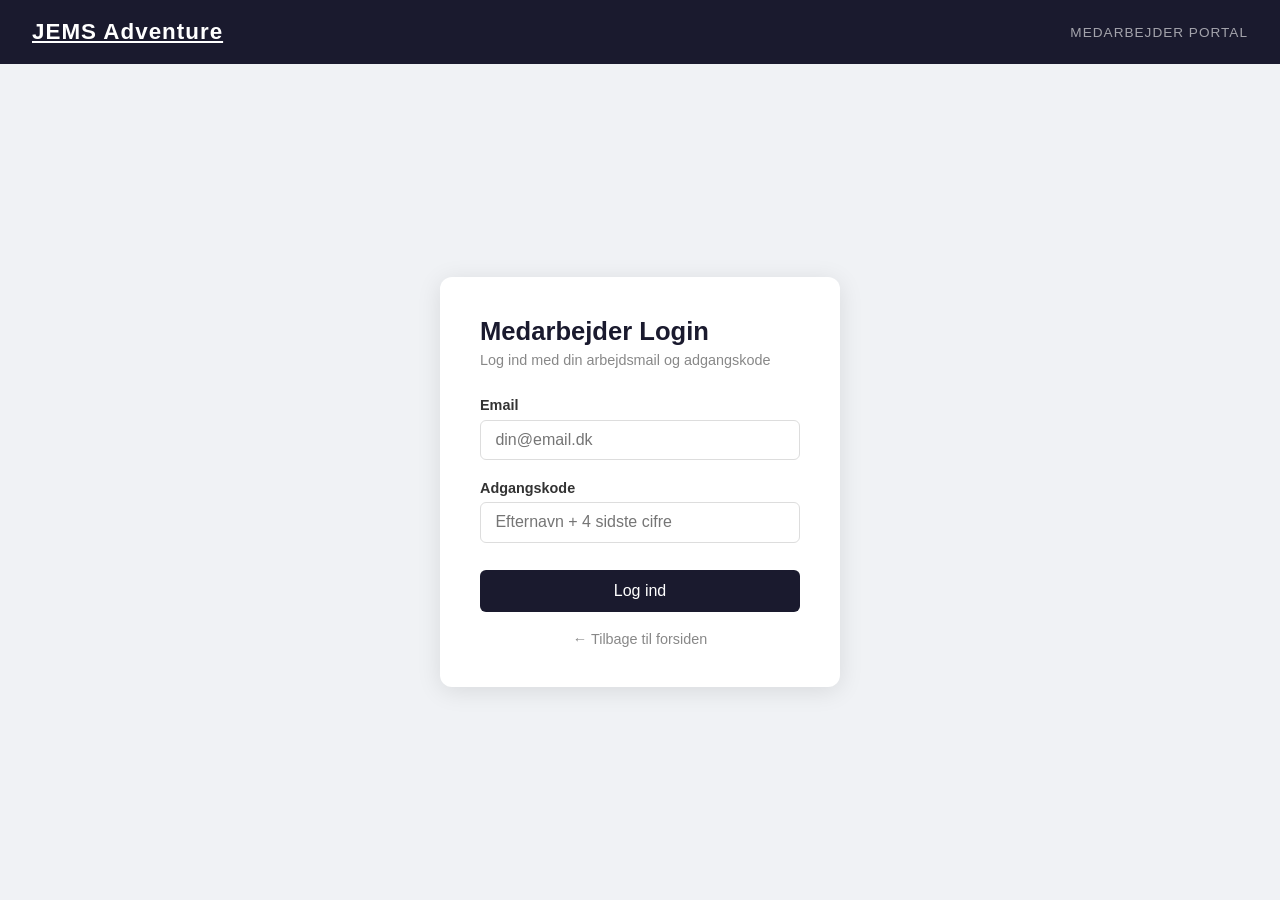
<file: employee.html>
<!DOCTYPE html>
<html lang="da">
<head>
    <meta charset="UTF-8">
    <title>JEMS Adventure - Medarbejder Portal</title>
    <link rel="stylesheet" href="css/styles.css">
    <link rel="stylesheet" href="css/equipmentOverview.css">
    <link rel="stylesheet" href="css/employee.css">
    <link rel="stylesheet" href="css/addEquipmentForm.css">
</head>
<body>

<!-- Login screen (shown until the employee authenticates) -->
<div id="loginScreen">
    <header>
        <nav>
            <a class="logo" href="index.html">JEMS Adventure</a>
            <span class="nav-portal-label">Medarbejder Portal</span>
        </nav>
    </header>
    <div class="login-container">
        <div class="login-card">
            <h2>Medarbejder Login</h2>
            <p class="login-subtitle">Log ind med din arbejdsmail og adgangskode</p>

            <form id="loginForm">
                <div class="form-group">
                    <label for="email">Email</label>
                    <input type="email" id="email" placeholder="din@email.dk" required>
                </div>
                <div class="form-group">
                    <label for="password">Adgangskode</label>
                    <input type="password" id="password" placeholder="Efternavn + 4 sidste cifre" required>
                </div>
                <div id="loginError" class="login-error hidden">Forkert email eller adgangskode</div>
                <button type="submit" class="login-btn">Log ind</button>
            </form>

            <a href="index.html" class="back-link">← Tilbage til forsiden</a>
        </div>
    </div>
</div>

<!-- Dashboard (hidden until login succeeds) -->
<div id="dashboard" class="hidden">
    <header>
        <nav>
            <a class="logo" href="employee.html">JEMS Adventure</a>
            <ul class="nav-list">
                <li class="nav-item">
                    <!-- onclick removed — listeners are attached in employee.js -->
                    <a href="#" id="nav-udstyr" class="nav-active">Udstyr</a>
                </li>
                <li class="nav-item">
                    <a href="#" id="nav-aktiviteter">Aktiviteter</a>
                </li>
                <li class="nav-item">
                    <a href="#" id="nav-logout" class="nav-logout">Log ud</a>
                </li>
            </ul>
        </nav>
    </header>

    <div class="content"></div>
</div>

<!-- Single module entry point — imports config, equipmentOverview, and activityManagement -->
<script type="module" src="employeeJS/employee.js"></script>
</body>
</html>
</file>
<file: css/styles.css>
* {
    margin: 0;
    padding: 0;
    box-sizing: border-box;
}

.breadcrumb {
    padding: 8px 20px;
    font-size: 14px;
    color: #555;
}

.breadcrumb a {
    color: #555;
    text-decoration: none;
}

.breadcrumb a:hover {
    text-decoration: underline;
}

body {
    font-family: Arial, sans-serif;
}

header {
    background-color: #1a1a2e;
    padding: 0 2rem;
    height: 64px;
}

nav {
    display: flex;
    align-items: center;
    justify-content: space-between;
    height: 100%;
}

.logo {
    color: #ffffff;
    font-size: 1.4rem;
    font-weight: bold;
    letter-spacing: 1px;
}

.nav-list {
    list-style: none;
    display: flex;
    align-items: center;
    gap: 1.5rem;
}

.nav-item a {
    color: #ffffff;
    text-decoration: none;
    font-size: 1rem;
    padding: 0.4rem 0.8rem;
    border-radius: 4px;
    transition: background-color 0.2s;
}

.nav-item a:hover {
    background-color: rgba(255, 255, 255, 0.15);
}

.cart a {
    display: flex;
    align-items: center;
    gap: 0.3rem;
    position: relative;
    padding: 0.4rem !important;
}

.content {
    padding: 2rem;
    max-width: 900px;
    margin: 0 auto;
}

.adventure-map {
    width: 100%;
    height: auto;
    border-radius: 20px;
    box-shadow: 0 8px 32px rgba(0, 0, 0, 0.18);
    display: block;
}

.adventure-map path[d] {
    transition: fill 0.2s;
}

.dropdown-parent {
    position: relative;
}

.dropdown {
    display: none;
    position: absolute;
    top: 100%;
    left: 0;
    background-color: #1a1a2e;
    list-style: none;
    min-width: 180px;
    border-radius: 0 0 6px 6px;
    box-shadow: 0 4px 12px rgba(0, 0, 0, 0.3);
    z-index: 100;
}

.dropdown li a {
    display: block;
    padding: 0.6rem 1rem;
    color: #ffffff;
    text-decoration: none;
    border-radius: 0;
    transition: background-color 0.2s;
}

.dropdown li a:hover {
    background-color: rgba(255, 255, 255, 0.15);
}

#cart-count {
    position: absolute;
    bottom: -6px;
    left: -8px;
    background-color: #e63946;
    color: white;
    font-size: 0.7rem;
    font-weight: bold;
    border-radius: 50%;
    width: 18px;
    height: 18px;
    display: flex;
    align-items: center;
    justify-content: center;
}
</file>
<file: css/equipmentOverview.css>
#equipmentTable{
    width: 100%;
    border-collapse: collapse;
    margin-top: 20px;
}

#equipmentTable th,
#equipmentTable td{
    border: 1px solid #ddd;
    padding: 10px;
    text-align: left;
}

#equipmentTable th{
    background-color: #f2f2f2;
}

/* Status colors */

.status-green{
    color: green;
    font-weight: bold;
}

.status-yellow{
    color: orange;
    font-weight: bold;
}

.status-red{
    color: red;
    font-weight: bold;
}
</file>
<file: css/employee.css>
.hidden {
    display: none !important;
}

.nav-portal-label {
    color: rgba(255, 255, 255, 0.6);
    font-size: 0.85rem;
    letter-spacing: 1px;
    text-transform: uppercase;
}

.nav-active {
    background-color: rgba(255, 255, 255, 0.15) !important;
}

.nav-logout {
    color: rgba(255, 255, 255, 0.7) !important;
}

.nav-logout:hover {
    color: #ffffff !important;
}

/* Login layout */
.login-container {
    display: flex;
    justify-content: center;
    align-items: center;
    min-height: calc(100vh - 64px);
    background-color: #f0f2f5;
}

.login-card {
    background: white;
    border-radius: 12px;
    padding: 2.5rem;
    width: 100%;
    max-width: 400px;
    box-shadow: 0 4px 24px rgba(0, 0, 0, 0.10);
}

.login-card h2 {
    color: #1a1a2e;
    margin-bottom: 0.4rem;
    font-size: 1.6rem;
}

.login-subtitle {
    color: #888;
    font-size: 0.9rem;
    margin-bottom: 1.8rem;
}

.form-group {
    margin-bottom: 1.2rem;
}

.form-group label {
    display: block;
    color: #333;
    font-size: 0.9rem;
    margin-bottom: 0.4rem;
    font-weight: bold;
}

.form-group input {
    width: 100%;
    padding: 0.65rem 0.9rem;
    border: 1.5px solid #ddd;
    border-radius: 6px;
    font-size: 1rem;
    outline: none;
    transition: border-color 0.2s;
}

.form-group input:focus {
    border-color: #1a1a2e;
}

.login-btn {
    width: 100%;
    padding: 0.75rem;
    background-color: #1a1a2e;
    color: white;
    border: none;
    border-radius: 6px;
    font-size: 1rem;
    cursor: pointer;
    margin-top: 0.5rem;
    transition: background-color 0.2s;
}

.login-btn:hover {
    background-color: #2d2d50;
}

.login-error {
    color: #e63946;
    font-size: 0.85rem;
    margin-bottom: 0.5rem;
}

.back-link {
    display: block;
    text-align: center;
    margin-top: 1.2rem;
    color: #888;
    text-decoration: none;
    font-size: 0.9rem;
}

.back-link:hover {
    color: #1a1a2e;
}

/* Aktivitetsstyring */
.activity-management-section {
    padding-top: 1rem;
}

.activity-management-section h1 {
    margin-bottom: 1.5rem;
    color: #1a1a2e;
}

.activity-form-card {
    background: white;
    border-radius: 12px;
    padding: 2rem;
    max-width: 500px;
    box-shadow: 0 4px 24px rgba(0, 0, 0, 0.08);
}

.activity-form-card h2 {
    color: #1a1a2e;
    font-size: 1.2rem;
    margin-bottom: 1.5rem;
}

.form-group textarea {
    width: 100%;
    padding: 0.65rem 0.9rem;
    border: 1.5px solid #ddd;
    border-radius: 6px;
    font-size: 1rem;
    outline: none;
    resize: vertical;
    font-family: inherit;
    transition: border-color 0.2s;
    box-sizing: border-box;
}

.form-group textarea:focus {
    border-color: #1a1a2e;
}

.form-group input {
    box-sizing: border-box;
}

.submit-btn {
    width: 100%;
    padding: 0.75rem;
    background-color: #1a1a2e;
    color: white;
    border: none;
    border-radius: 6px;
    font-size: 1rem;
    cursor: pointer;
    margin-top: 0.5rem;
    transition: background-color 0.2s;
}

.submit-btn:hover {
    background-color: #2d2d50;
}

.form-error {
    color: #e63946;
    font-size: 0.85rem;
    margin-bottom: 0.5rem;
}

.form-success {
    color: #2a9d8f;
    font-size: 0.9rem;
    margin-bottom: 0.5rem;
}

/* Aktivitetsstyring – layout */
.activity-management-layout {
    display: flex;
    gap: 2rem;
    align-items: flex-start;
}

.activity-list-panel {
    flex: 0 0 220px;
    background: white;
    border-radius: 12px;
    padding: 1.5rem;
    box-shadow: 0 4px 24px rgba(0, 0, 0, 0.08);
}

.activity-list-panel h2 {
    color: #1a1a2e;
    font-size: 1rem;
    margin-top: 1.2rem;
    margin-bottom: 0.75rem;
}

.create-activity-btn {
    width: 100%;
    padding: 0.6rem 0.8rem;
    background-color: #1a1a2e;
    color: white;
    border: none;
    border-radius: 6px;
    font-size: 0.9rem;
    cursor: pointer;
    text-align: left;
    transition: background-color 0.15s;
}

.create-activity-btn:hover,
.create-activity-btn.active {
    background-color: #2d2d50;
}

.activity-list {
    list-style: none;
    padding: 0;
    margin: 0;
}

.activity-list-item {
    padding: 0.6rem 0.8rem;
    border-radius: 6px;
    cursor: pointer;
    color: #333;
    transition: background-color 0.15s;
}

.activity-list-item:hover {
    background-color: #f0f2f5;
}

.activity-list-item.active {
    background-color: #1a1a2e;
    color: white;
}

/* Aktivitetsstyring – detalje-panel */
.activity-detail-panel {
    flex: 1;
}

.activity-detail-card {
    background: white;
    border-radius: 12px;
    padding: 2rem;
    box-shadow: 0 4px 24px rgba(0, 0, 0, 0.08);
}

.activity-detail-card h2 {
    color: #1a1a2e;
    margin-bottom: 0.5rem;
}

.activity-detail-card h3 {
    color: #1a1a2e;
    font-size: 1rem;
    margin-top: 1.5rem;
    margin-bottom: 0.75rem;
}

.activity-detail-header {
    display: flex;
    align-items: center;
    gap: 1rem;
    margin-bottom: 0.5rem;
}

.activity-detail-header h2 {
    margin-bottom: 0;
}

.activity-detail-actions {
    display: flex;
    gap: 0.5rem;
}

.edit-activity-btn {
    padding: 0.4rem 0.9rem;
    background-color: white;
    color: #1a1a2e;
    border: 1.5px solid #1a1a2e;
    border-radius: 6px;
    font-size: 0.85rem;
    cursor: pointer;
    transition: background-color 0.2s, color 0.2s;
    white-space: nowrap;
}

.edit-activity-btn:hover {
    background-color: #1a1a2e;
    color: white;
}

.delete-activity-btn {
    padding: 0.4rem 0.9rem;
    background-color: white;
    color: #e63946;
    border: 1.5px solid #e63946;
    border-radius: 6px;
    font-size: 0.85rem;
    cursor: pointer;
    transition: background-color 0.2s, color 0.2s;
    white-space: nowrap;
}

.delete-activity-btn:hover {
    background-color: #e63946;
    color: white;
}

.activity-detail-description {
    color: #555;
    margin-bottom: 0.75rem;
}

.activity-detail-meta {
    display: flex;
    flex-wrap: wrap;
    gap: 1rem;
    font-size: 0.9rem;
    color: #666;
    margin-bottom: 1rem;
}

/* Tidsrum-tabel */
.timeslot-table {
    width: 100%;
    border-collapse: collapse;
    font-size: 0.95rem;
    margin-bottom: 1rem;
}

.timeslot-table th {
    text-align: left;
    padding: 0.5rem 0.75rem;
    background-color: #f0f2f5;
    color: #1a1a2e;
}

.timeslot-table td {
    padding: 0.5rem 0.75rem;
    border-bottom: 1px solid #eee;
    color: #333;
}

.no-timeslots {
    color: #888;
    font-size: 0.9rem;
    margin-bottom: 1rem;
}

.add-timeslot-btn {
    width: auto;
    padding: 0.6rem 1.2rem;
    margin-bottom: 1rem;
}

/* Tidsrum-formular */
.timeslot-form-card {
    background: #f8f9fb;
    border: 1.5px solid #e0e0e0;
    border-radius: 10px;
    padding: 1.5rem;
    margin-top: 0.5rem;
    max-width: 480px;
}

.timeslot-form-card h3 {
    color: #1a1a2e;
    font-size: 1rem;
    margin-top: 0;
    margin-bottom: 1rem;
}
</file>
<file: css/addEquipmentForm.css>
.form-container {
    display: flex;
    flex-direction: column;
    max-width: 400px;
    gap: 10px;

    margin: 60px auto;          /* centrerer formularen vandret */
    padding: 20px;

    border: 1px solid #ccc;
    border-radius: 8px;
    background-color: #f9f9f9;

    box-shadow: 0 4px 10px rgba(0,0,0,0.1);
}

.form-container input,
.form-container select {
    padding: 8px;
    font-size: 14px;
}

.form-container button {
    width: 120px;
    padding: 8px;
}
</file>
